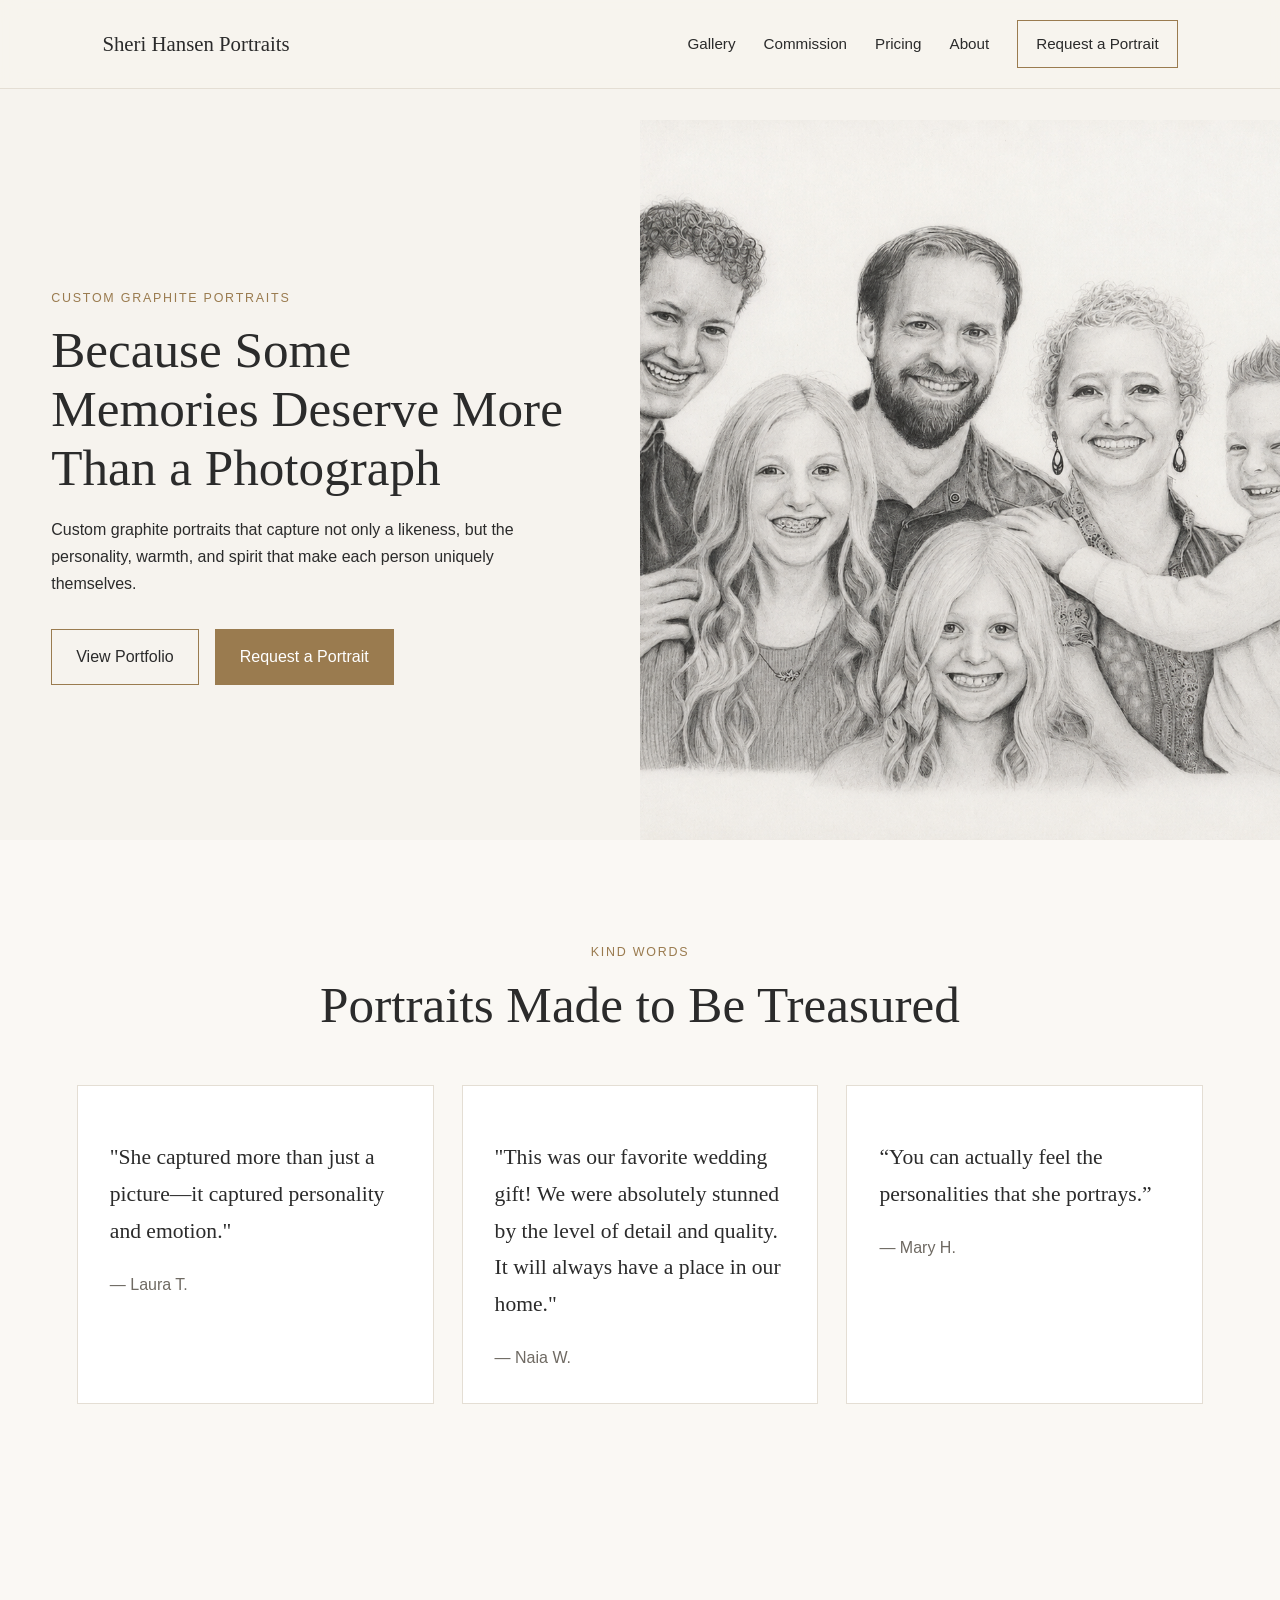
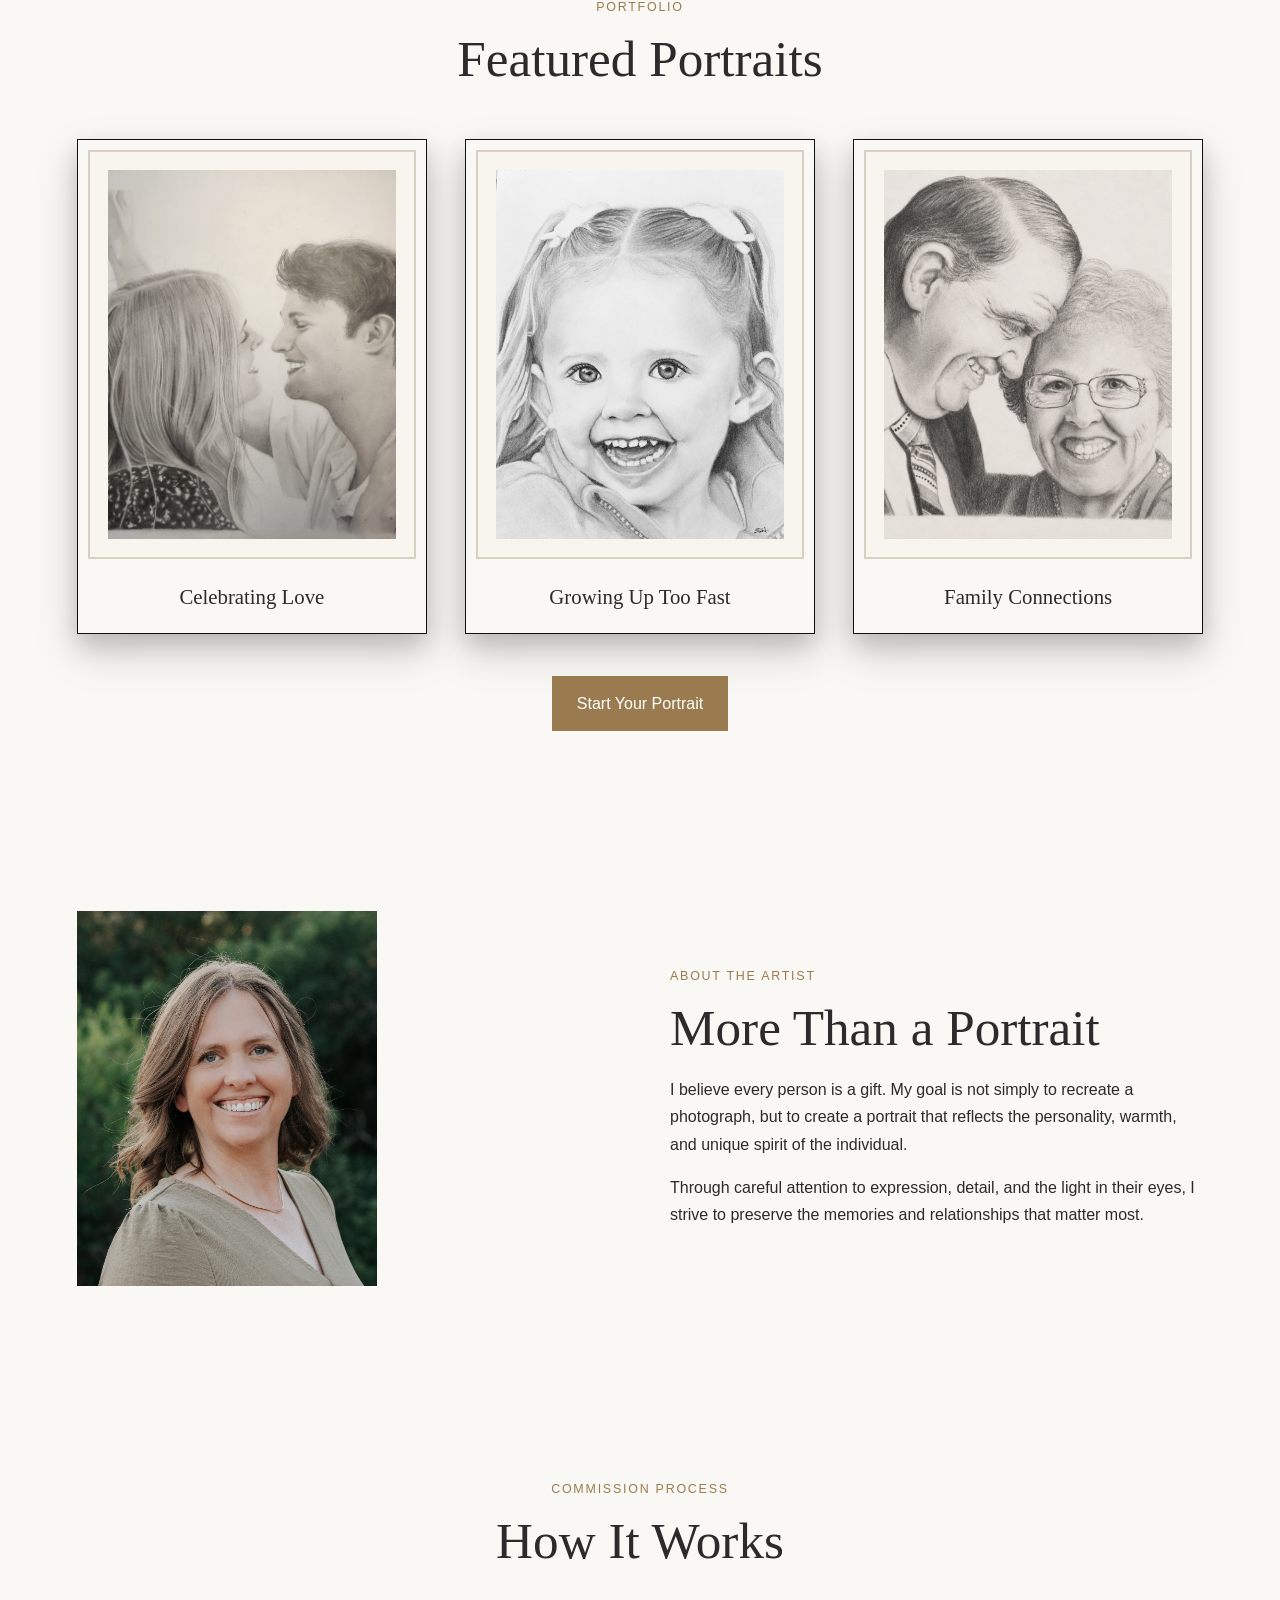
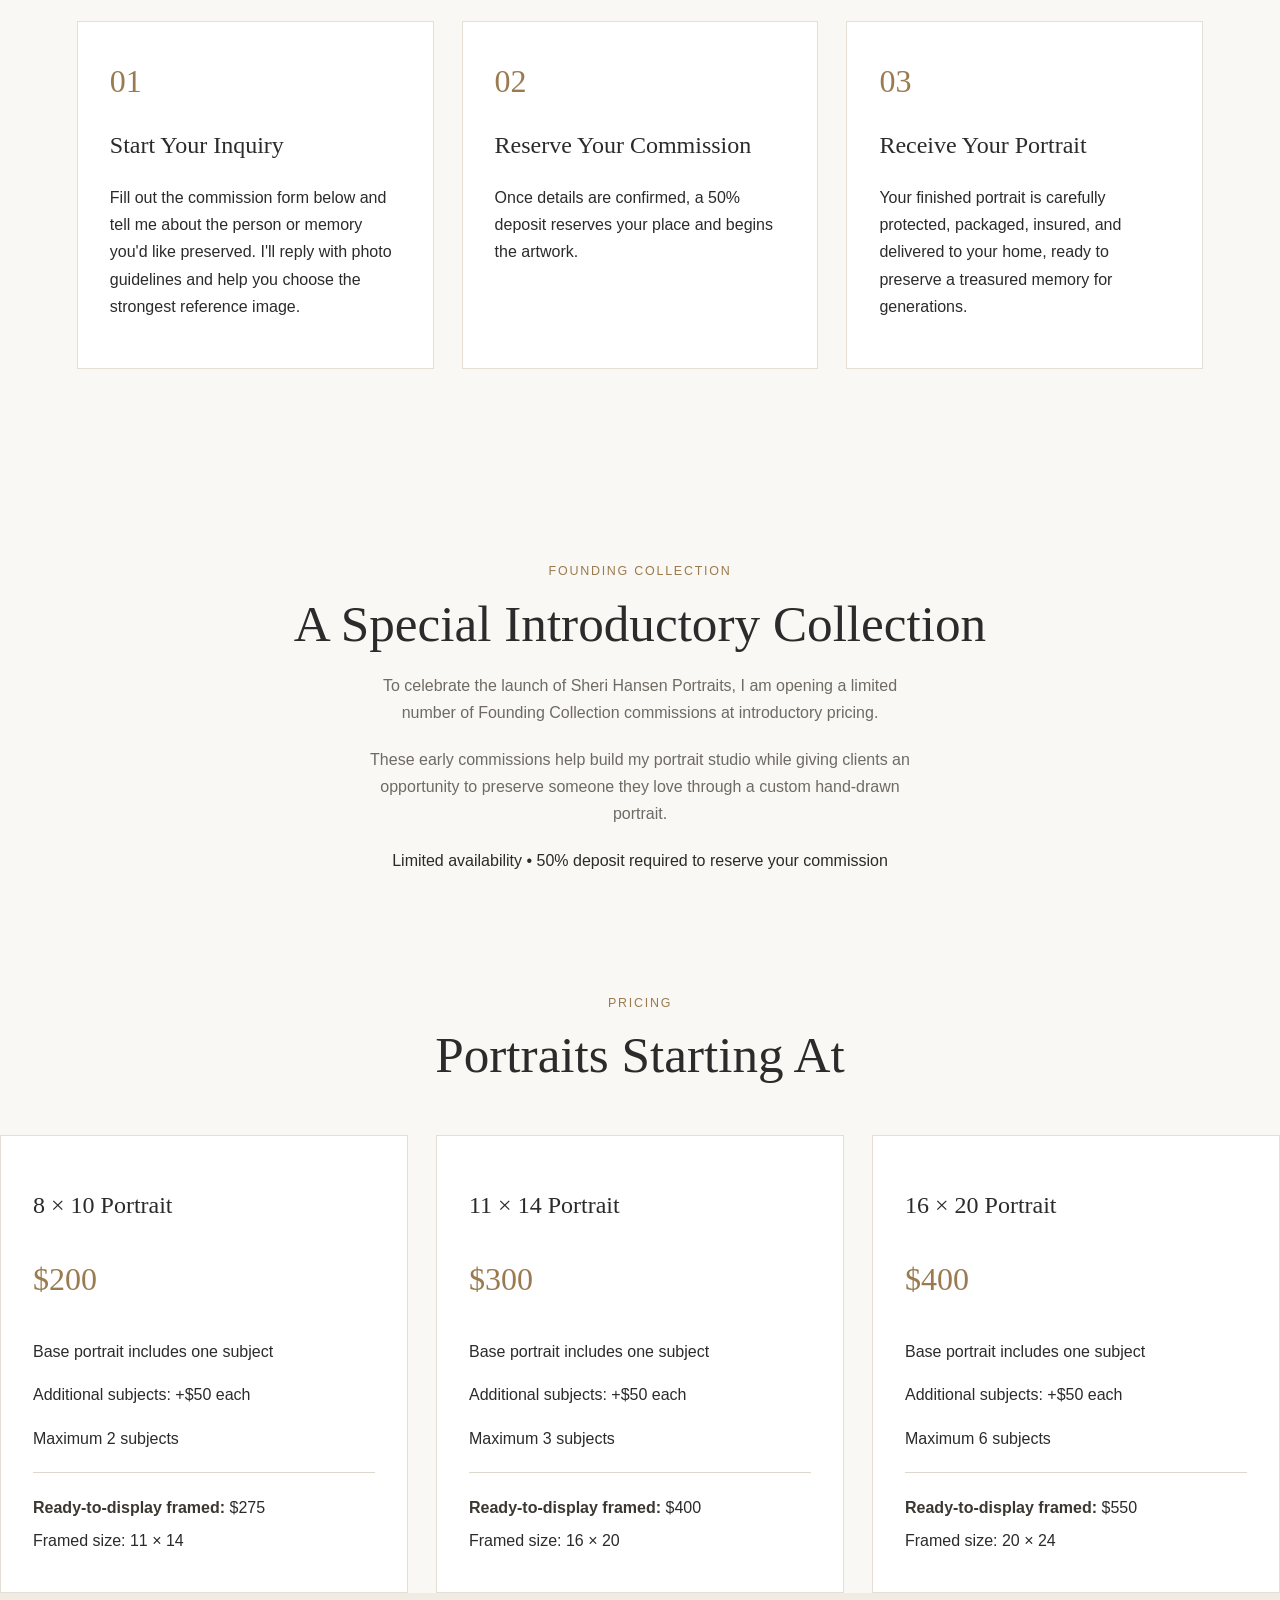
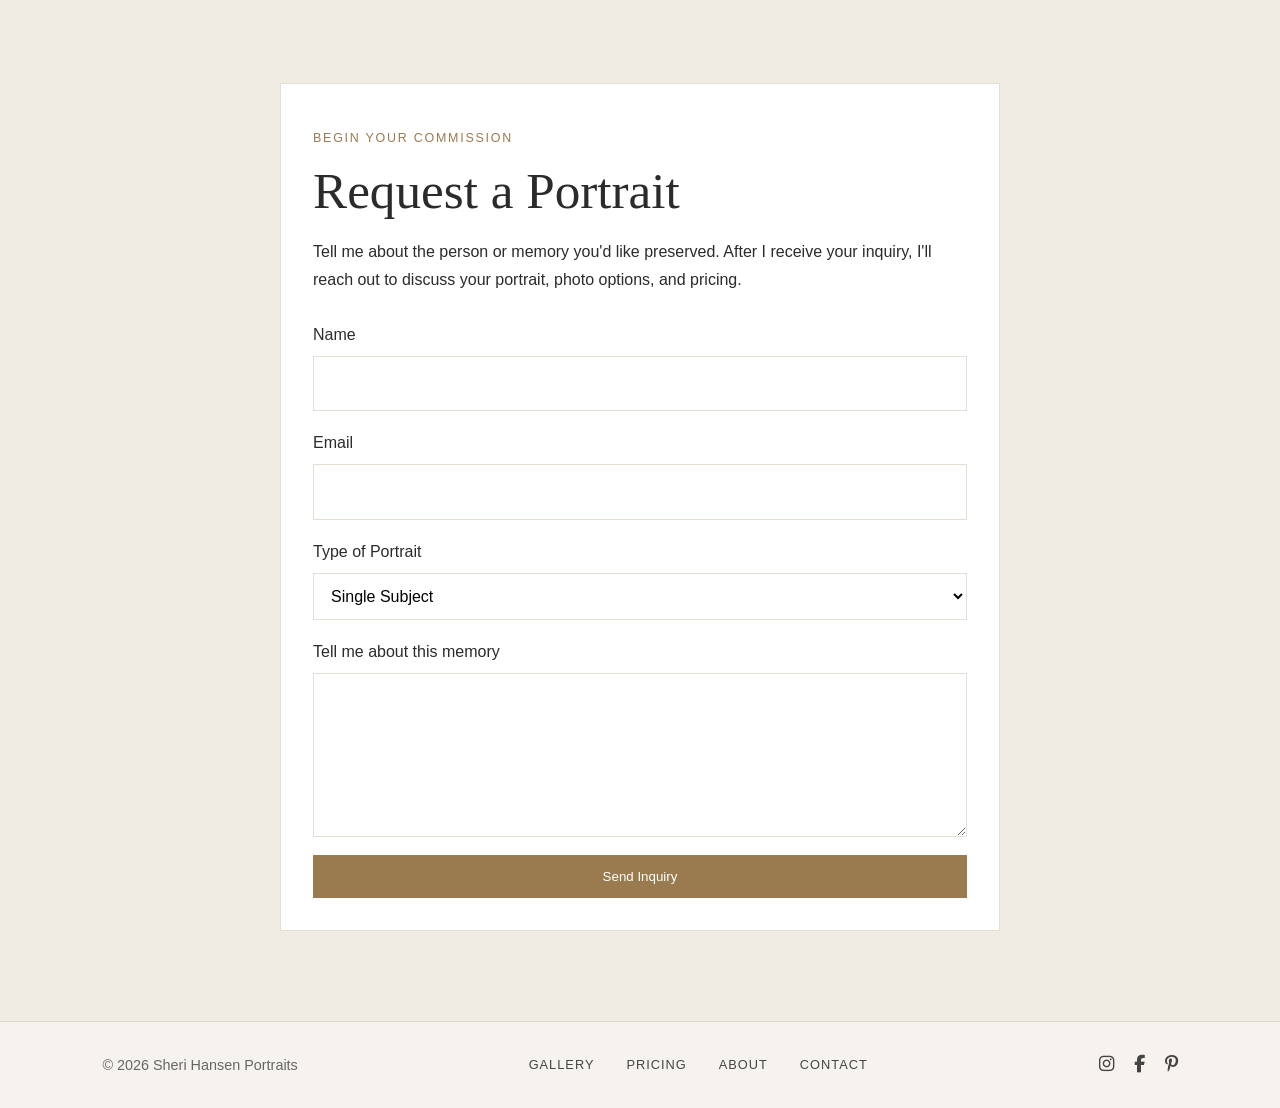
<file: index.html>
<!DOCTYPE html>
<html lang="en">
  <head>
    <meta charset="UTF-8" />
    <meta name="viewport" content="width=device-width, initial-scale=1.0" />
    <title>Sheri Hansen Portraits</title>
    <link rel="stylesheet" href="styles.css" />
    <link
      rel="stylesheet"
      href="https://cdnjs.cloudflare.com/ajax/libs/font-awesome/6.5.2/css/all.min.css"
    />
  </head>

  <body>
    <header class="site-header">
      <a href="#" class="logo">Sheri Hansen Portraits</a>

      <nav class="nav">
        <a href="gallery.html">Gallery</a>
        <a href="#process">Commission</a>
        <a href="#pricing">Pricing</a>
        <a href="#about">About</a>
        <a href="#contact" class="nav-button">Request a Portrait</a>
      </nav>
    </header>

    <main>
      <section class="hero">
        <div class="hero-content">
          <p class="eyebrow">Custom Graphite Portraits</p>
          <h2>Because Some Memories Deserve More Than a Photograph</h2>
          <p>
            Custom graphite portraits that capture not only a likeness, but the
            personality, warmth, and spirit that make each person uniquely
            themselves.
          </p>

          <div class="button-group">
            <a href="gallery.html" class="button button-outline"
              >View Portfolio</a
            >
            <a href="#contact" class="button">Request a Portrait</a>
          </div>
        </div>
        <div class="hero-image">
          <img
            src="images/digitallyFinalized/dureeFamilyNoReflection.png"
            alt="Graphite portrait artwork"
          />
        </div>
      </section>

      <section class="testimonials section">
        <div class="section-heading">
          <p class="eyebrow">Kind Words</p>
          <h2>Portraits Made to Be Treasured</h2>
        </div>

        <div class="testimonial-grid">
          <article>
            <p>
              "She captured more than just a picture—it captured personality and
              emotion."
            </p>
            <span>— Laura T.</span>
          </article>

          <article>
            <p>
              "This was our favorite wedding gift! We were absolutely stunned by
              the level of detail and quality. It will always have a place in
              our home."
            </p>
            <span>— Naia W.</span>
          </article>

          <article>
            <p>“You can actually feel the personalities that she portrays.”</p>
            <span>— Mary H.</span>
          </article>
        </div>
      </section>

      <section id="gallery" class="section gallery-section">
        <div class="section-heading">
          <p class="eyebrow">Portfolio</p>
          <h2>Featured Portraits</h2>
        </div>

        <div class="gallery-grid">
          <figure>
            <img
              src="images/digitallyFinalized/alysse&jasonFinal.jpg"
              alt="Wedding graphite portrait"
            />
            <figcaption>Celebrating Love</figcaption>
          </figure>

          <figure>
            <img
              src="images/digitallyFinalized/ScarlettLightingAdjustment.png"
              alt="Child graphite portrait"
            />
            <figcaption>Growing Up Too Fast</figcaption>
          </figure>

          <figure>
            <img
              src="images/digitallyFinalized/Martin&Genene.png"
              alt="Couple graphite portrait"
            />
            <figcaption>Family Connections</figcaption>
          </figure>
        </div>

        <div class="center">
          <a href="#contact" class="button">Start Your Portrait</a>
        </div>
      </section>

      <section id="about" class="section about">
        <div>
          <img
            src="images/digitallyFinalized/headshot.jpg"
            alt="Artist drawing a graphite portrait"
          />
        </div>

        <div>
          <p class="eyebrow">About the Artist</p>
          <h2>More Than a Portrait</h2>
          <p>
            I believe every person is a gift. My goal is not simply to recreate
            a photograph, but to create a portrait that reflects the
            personality, warmth, and unique spirit of the individual.
          </p>
          <p>
            Through careful attention to expression, detail, and the light in
            their eyes, I strive to preserve the memories and relationships that
            matter most.
          </p>
        </div>
      </section>

      <section id="process" class="section process">
        <div class="section-heading">
          <p class="eyebrow">Commission Process</p>
          <h2>How It Works</h2>
        </div>

        <div class="process-grid">
          <article>
            <span>01</span>
            <h3>Start Your Inquiry</h3>
            <p>
              Fill out the commission form below and tell me about the person or
              memory you'd like preserved. I'll reply with photo guidelines and
              help you choose the strongest reference image.
            </p>
          </article>

          <article>
            <span>02</span>
            <h3>Reserve Your Commission</h3>
            <p>
              Once details are confirmed, a 50% deposit reserves your place and
              begins the artwork.
            </p>
          </article>

          <article>
            <span>03</span>
            <h3>Receive Your Portrait</h3>
            <p>
              Your finished portrait is carefully protected, packaged, insured,
              and delivered to your home, ready to preserve a treasured memory
              for generations.
            </p>
          </article>
        </div>
      </section>
      <section id="pricing" class="section pricing founding-collection">
        <div class="founding-card">
          <p class="eyebrow">Founding Collection</p>

          <h2>A Special Introductory Collection</h2>

          <p class="founding-text">
            To celebrate the launch of Sheri Hansen Portraits, I am opening a
            limited number of Founding Collection commissions at introductory
            pricing.
          </p>

          <p class="founding-text">
            These early commissions help build my portrait studio while giving
            clients an opportunity to preserve someone they love through a
            custom hand-drawn portrait.
          </p>

          <div class="founding-divider"></div>

          <p class="founding-note">
            Limited availability • 50% deposit required to reserve your
            commission
          </p>
        </div>
      </section>

      <section>
        <div class="section-heading">
          <p class="eyebrow">Pricing</p>
          <h2>Portraits Starting At</h2>
        </div>

        <div class="pricing-grid">
          <article>
            <h3>8 × 10 Portrait</h3>
            <p class="price">$200</p>

            <p>Base portrait includes one subject</p>
            <p>Additional subjects: +$50 each</p>
            <p>Maximum 2 subjects</p>

            <div class="framing-option">
              <p><strong>Ready-to-display framed:</strong> $275</p>
              <p>Framed size: 11 × 14</p>
            </div>
          </article>

          <article>
            <h3>11 × 14 Portrait</h3>

            <p class="price">$300</p>

            <p>Base portrait includes one subject</p>

            <p>Additional subjects: +$50 each</p>

            <p>Maximum 3 subjects</p>
            <div class="framing-option">
              <p><strong>Ready-to-display framed:</strong> $400</p>
              <p>Framed size: 16 × 20</p>
            </div>
          </article>

          <article>
            <h3>16 × 20 Portrait</h3>
            <p class="price">$400</p>

            <p>Base portrait includes one subject</p>
            <p>Additional subjects: +$50 each</p>
            <p>Maximum 6 subjects</p>

            <div class="framing-option">
              <p><strong>Ready-to-display framed:</strong> $550</p>
              <p>Framed size: 20 × 24</p>
            </div>
          </article>
        </div>
        <!-- <div class="pricing-note">
          <p>
            Founding Collection pricing is available for a limited number of
            introductory commissions. A 50% deposit reserves your commission
            date.
          </p>
        </div> -->
      </section>

      <section id="contact" class="section contact">
        <div class="contact-card">
          <p class="eyebrow">Begin Your Commission</p>
          <h2>Request a Portrait</h2>
          <p>
            Tell me about the person or memory you'd like preserved. After I
            receive your inquiry, I'll reach out to discuss your portrait, photo
            options, and pricing.
          </p>

          <form
            id="commision-form"
            action="https://formsubmit.co/991c4483d1c62a6dd2c80e240cdca546"
            method="POST"
          >
            <input type="text" name="_honey" style="display: none" />

            <!-- Disable captcha if desired -->
            <input type="hidden" name="_captcha" value="true" />

            <!-- Redirect after submit -->
            <input
              type="hidden"
              name="_next"
              value="https://sherihansenportraits.com/thank-you.html"
            />

            <label>
              Name
              <input type="text" name="name" required />
            </label>

            <label>
              Email
              <input type="email" name="email" required />
            </label>

            <label>
              Type of Portrait
              <select name="portrait-type">
                <option>Single Subject</option>
                <option>Couple</option>
                <option>Family</option>
                <option>Wedding</option>
                <option>Memorial</option>
                <option>Other</option>
              </select>
            </label>

            <label>
              Tell me about this memory
              <textarea name="message" rows="5"></textarea>
            </label>

            <button type="submit" class="button">Send Inquiry</button>
          </form>
        </div>
      </section>
    </main>
    <footer class="site-footer">
      <div class="footer-copyright">© 2026 Sheri Hansen Portraits</div>

      <nav class="footer-nav">
        <a href="gallery.html">Gallery</a>
        <a href="#pricing">Pricing</a>
        <a href="#about">About</a>
        <a href="#contact">Contact</a>
      </nav>

      <div class="footer-social">
        <a
          href="https://instagram.com/sherihansenfineart"
          target="_blank"
          aria-label="Instagram"
        >
          <i class="fa-brands fa-instagram"></i>
        </a>

        <a
          href="https://www.facebook.com/SheriHansenFineArt"
          target="_blank"
          aria-label="Facebook"
        >
          <i class="fa-brands fa-facebook-f"></i>
        </a>

        <a
          href="https://pinterest.com/YOURUSERNAME"
          target="_blank"
          aria-label="Pinterest"
        >
          <i class="fa-brands fa-pinterest-p"></i>
        </a>
      </div>
    </footer>
  </body>
</html>
</file>
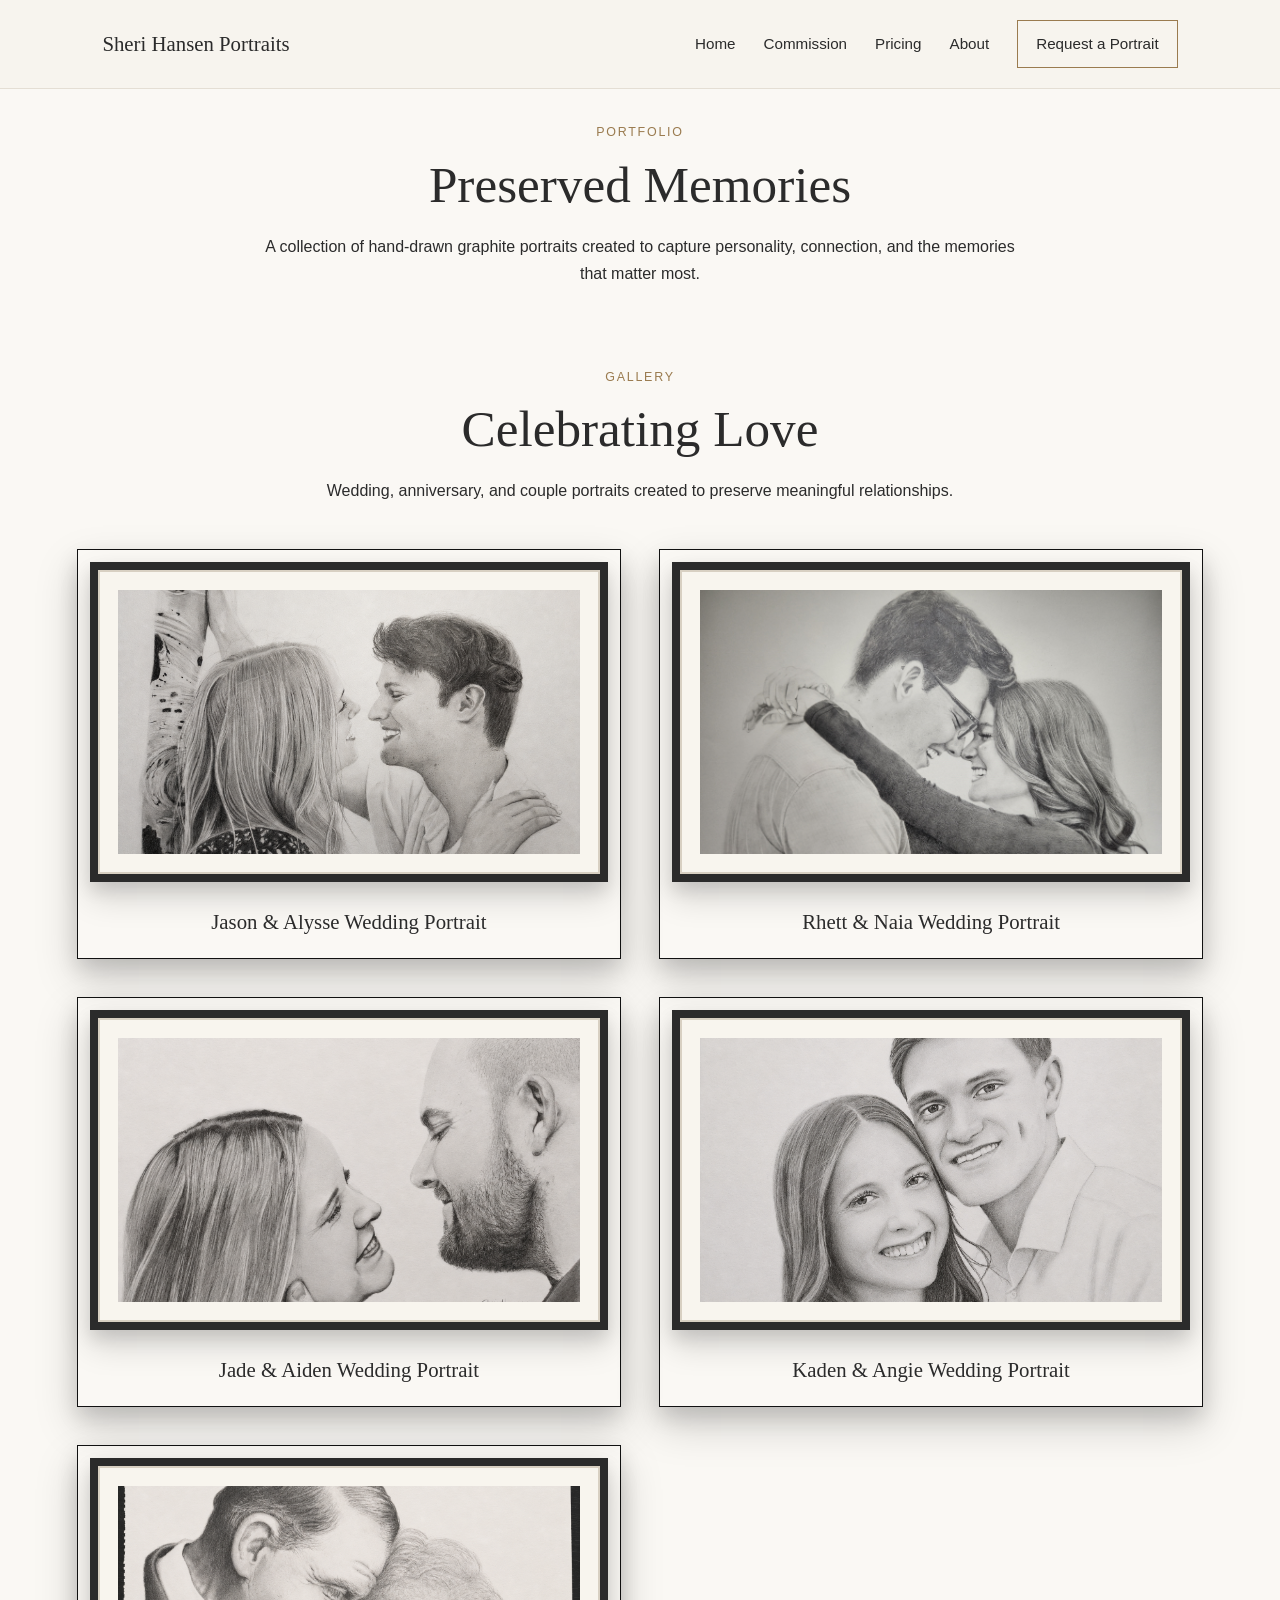
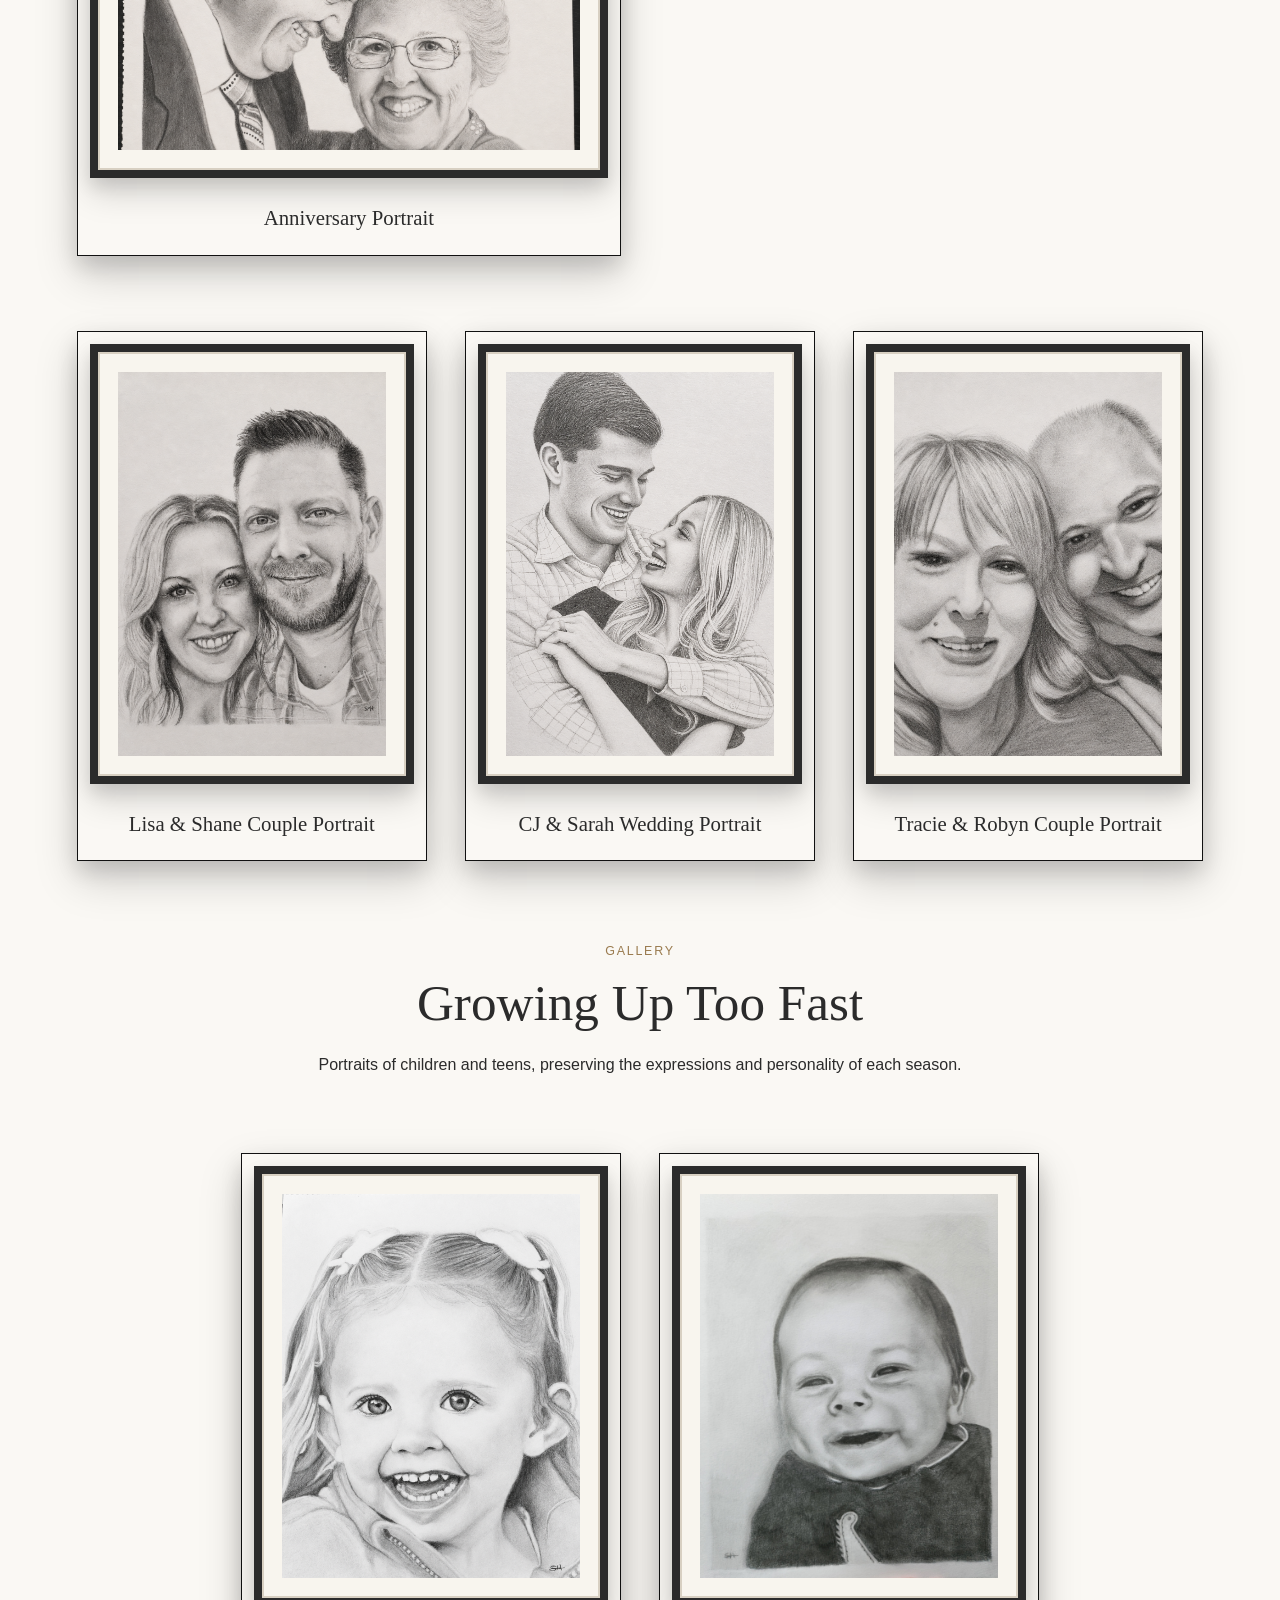
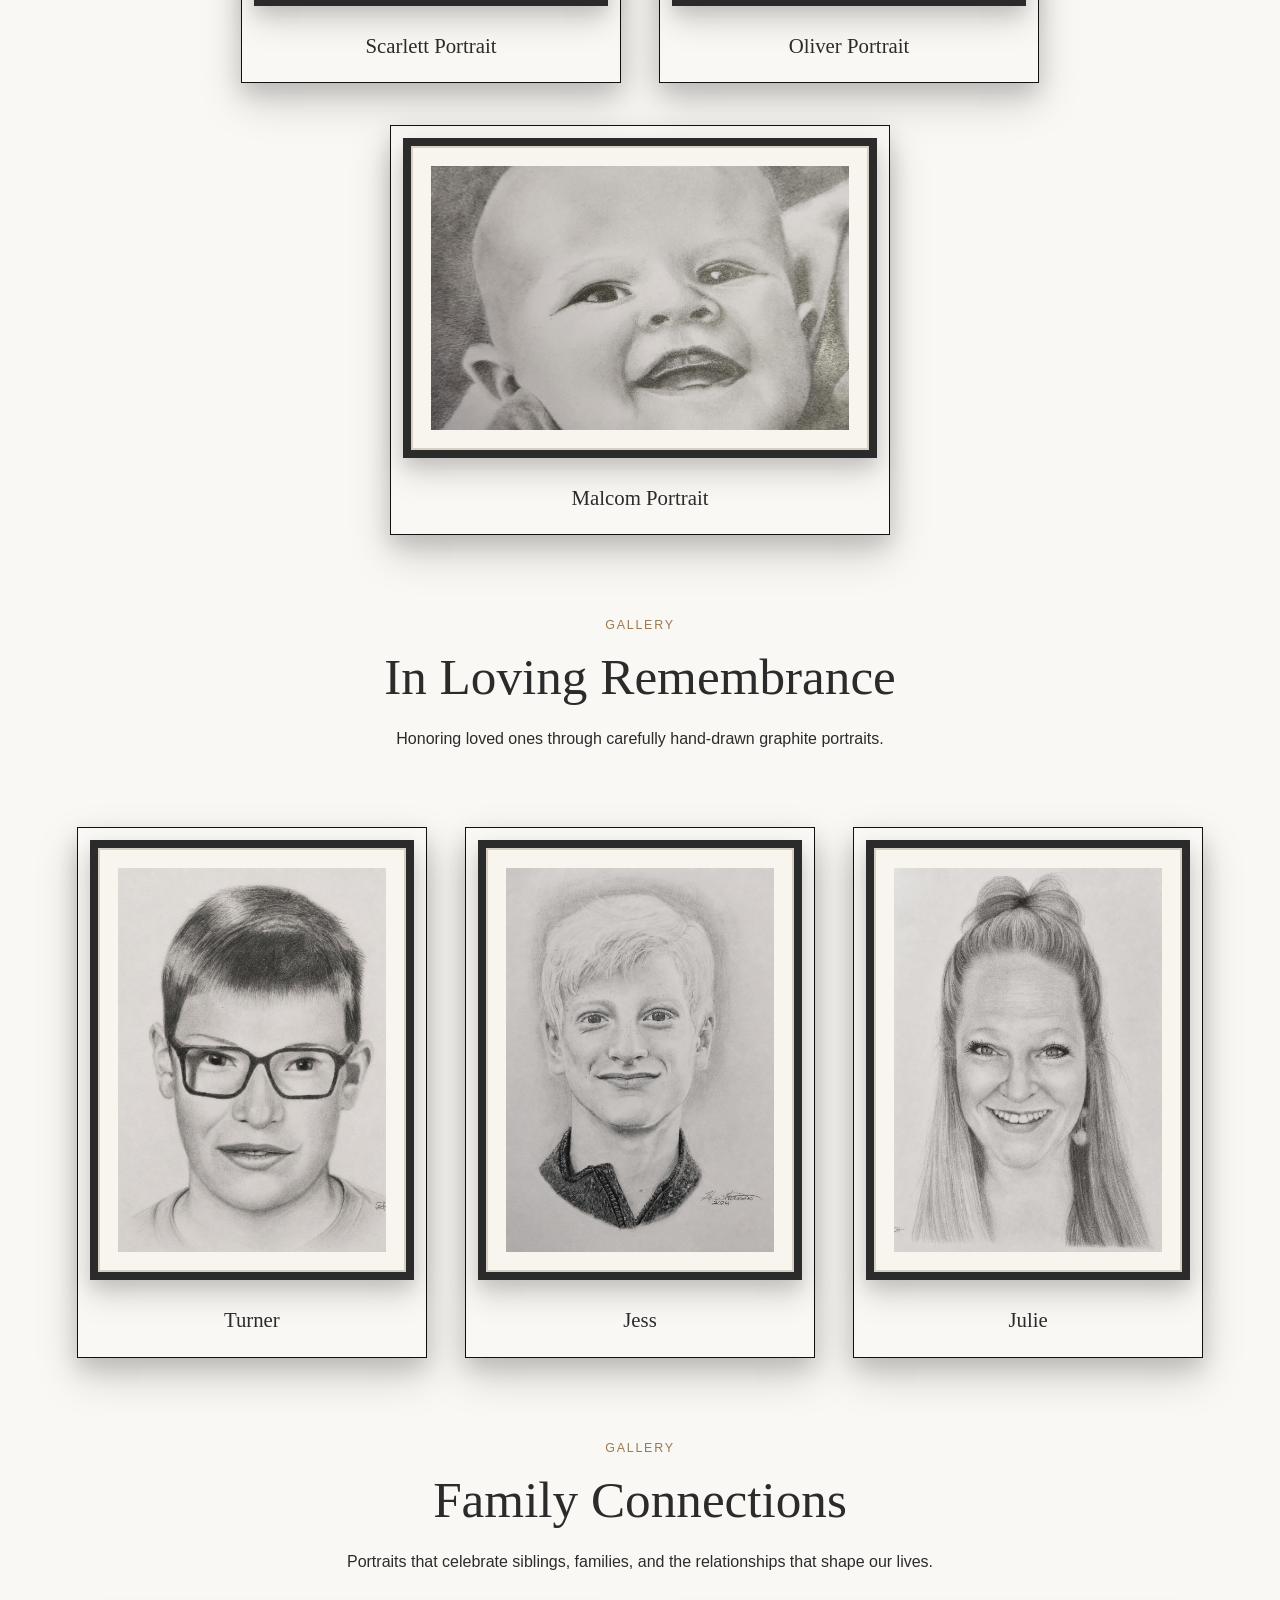
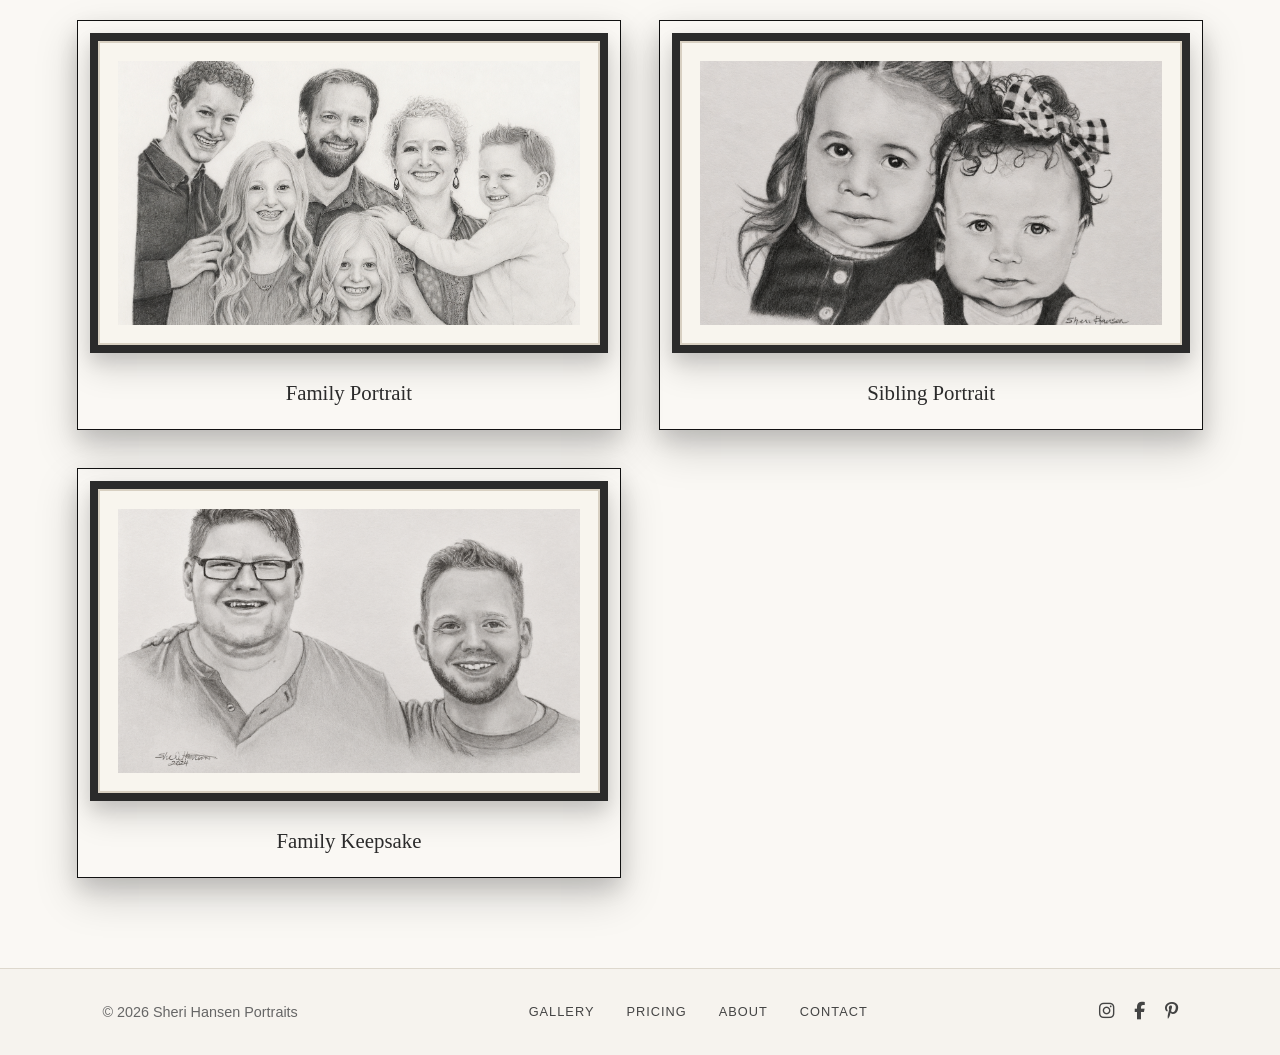
<file: gallery.html>
<!DOCTYPE html>
<html lang="en">
  <head>
    <meta charset="UTF-8" />
    <meta name="viewport" content="width=device-width, initial-scale=1.0" />
    <title>Sheri Hansen Portraits</title>
    <link rel="stylesheet" href="styles.css" />
    <link
      rel="stylesheet"
      href="https://cdnjs.cloudflare.com/ajax/libs/font-awesome/6.5.2/css/all.min.css"
    />
  </head>

  <body>
    <header class="site-header">
      <a href="index.html" class="logo">Sheri Hansen Portraits</a>

      <nav class="nav">
        <a href="index.html">Home</a>
        <a href="index.html#process">Commission</a>
        <a href="index.html#pricing">Pricing</a>
        <a href="index.html#about">About</a>
        <a href="index.html#contact" class="nav-button">Request a Portrait</a>
      </nav>
    </header>

    <main>
      <section id="gallery" class="section full-gallery">
        <div class="section-heading">
          <p class="eyebrow">Portfolio</p>
          <h2>Preserved Memories</h2>
          <p>
            A collection of hand-drawn graphite portraits created to capture
            personality, connection, and the memories that matter most.
          </p>
        </div>

        <section class="gallery-category" id="celebrating-love">
          <div class="gallery-category-heading">
            <p class="eyebrow">Gallery</p>
            <h2>Celebrating Love</h2>
            <p>
              Wedding, anniversary, and couple portraits created to preserve
              meaningful relationships.
            </p>
          </div>

          <div class="landscape-grid gallery-grid">
            <!-- landscape-oriented images -->

            <figure class="landscape">
              <div class="art-frame">
                <img
                  src="images/digitallyFinalized/Alysse&Jason.png"
                  alt="Wedding graphite portrait"
                />
              </div>
              <figcaption>Jason & Alysse Wedding Portrait</figcaption>
            </figure>

            <figure class="landscape">
              <div class="art-frame">
                <img
                  src="images/digitallyFinalized/rhett&NaiaFinalCropped.jpg"
                  alt="Wedding graphite portrait"
                />
              </div>
              <figcaption>Rhett & Naia Wedding Portrait</figcaption>
            </figure>

            <figure class="landscape">
              <div class="art-frame">
                <img
                  src="images/digitallyFinalized/Jade&Aiden.png"
                  alt="Wedding graphite portrait"
                />
              </div>
              <figcaption>Jade & Aiden Wedding Portrait</figcaption>
            </figure>
            <figure class="landscape">
              <div class="art-frame">
                <img
                  src="images/digitallyFinalized/Kaden&Angie.png"
                  alt="Wedding graphite portrait"
                />
              </div>
              <figcaption>Kaden & Angie Wedding Portrait</figcaption>
            </figure>

            <figure class="landscape">
              <div class="art-frame">
                <img
                  src="images/digitallyFinalized/Martin&Genene.png"
                  alt="Older couple graphite portrait"
                />
              </div>
              <figcaption>Anniversary Portrait</figcaption>
            </figure>
          </div>
          <div class="gallery-grid portrait-grid">
            <figure class="portrait">
              <div class="art-frame">
                <img src="images/digitallyFinalized/Lisa&Shane.png" alt="" />
              </div>
              <figcaption>Lisa & Shane Couple Portrait</figcaption>
            </figure>
            <figure class="portrait">
              <div class="art-frame">
                <img src="images/digitallyFinalized/CJ&Sara.png" alt="" />
              </div>
              <figcaption>CJ & Sarah Wedding Portrait</figcaption>
            </figure>
            <figure class="portrait">
              <div class="art-frame">
                <img src="images/digitallyFinalized/Tracie&Robyn.png" alt="" />
              </div>
              <figcaption>Tracie & Robyn Couple Portrait</figcaption>
            </figure>
          </div>
        </section>

        <section class="gallery-category" id="growing-up-too-fast">
          <div class="gallery-category-heading">
            <p class="eyebrow">Gallery</p>
            <h2>Growing Up Too Fast</h2>
            <p>
              Portraits of children and teens, preserving the expressions and
              personality of each season.
            </p>
          </div>

          <div class="gallery-grid portrait-grid four-piece-grid">
            <figure class="portrait">
              <div class="art-frame">
                <img
                  src="images/digitallyFinalized/ScarlettLightingAdjustment.png"
                  alt="Child graphite portrait"
                />
              </div>
              <figcaption>Scarlett Portrait</figcaption>
            </figure>

            <figure class="portrait">
              <div class="art-frame">
                <img
                  src="images/digitallyFinalized/OliverCropped.jpg"
                  alt="Child graphite portrait"
                />
              </div>
              <figcaption>Oliver Portrait</figcaption>
            </figure>
          </div>
          <div class="landscape-grid gallery-grid">
            <figure class="landscape center-piece">
              <div class="art-frame">
                <img
                  src="images/digitallyFinalized/MalcomDrawing.jpg"
                  alt="Child graphite portrait"
                />
              </div>
              <figcaption>Malcom Portrait</figcaption>
            </figure>
          </div>
        </section>
        <section class="gallery-category" id="loving-remembrance">
          <div class="gallery-category-heading">
            <p class="eyebrow">Gallery</p>
            <h2>In Loving Remembrance</h2>
            <p>
              Honoring loved ones through carefully hand-drawn graphite
              portraits.
            </p>
          </div>
          <div class="gallery-grid portrait-grid">
            <figure class="portrait">
              <div class="art-frame">
                <img
                  src="images/digitallyFinalized/Turner.png"
                  alt="Child graphite portrait"
                />
              </div>
              <figcaption>Turner</figcaption>
            </figure>
            <figure class="portrait">
              <div class="art-frame">
                <img
                  src="images/digitallyFinalized/Jess.png"
                  alt="Teen graphite portrait"
                />
              </div>
              <figcaption>Jess</figcaption>
            </figure>
            <figure class="portrait">
              <div class="art-frame">
                <img
                  src="images/digitallyFinalized/JulieM.png"
                  alt="Teen graphite portrait"
                />
              </div>
              <figcaption>Julie</figcaption>
            </figure>
          </div>
        </section>
        <section class="gallery-category" id="family-connections">
          <div class="gallery-category-heading">
            <p class="eyebrow">Gallery</p>
            <h2>Family Connections</h2>
            <p>
              Portraits that celebrate siblings, families, and the relationships
              that shape our lives.
            </p>
          </div>

          <div class="gallery-grid landscape-grid">
            <figure class="landscape">
              <div class="art-frame">
                <img
                  src="images/digitallyFinalized/dureeFamilyNoReflection.png"
                  alt="Family graphite portrait"
                />
              </div>
              <figcaption>Family Portrait</figcaption>
            </figure>

            <figure class="landscape">
              <div class="art-frame">
                <img
                  src="images/digitallyFinalized/TeschKids.png"
                  alt="Two young children graphite portrait"
                />
              </div>
              <figcaption>Sibling Portrait</figcaption>
            </figure>

            <figure class="landscape">
              <div class="art-frame">
                <img
                  src="images/digitallyFinalized/LoreBoys.png"
                  alt="Two adult children graphite portrait"
                />
              </div>
              <figcaption>Family Keepsake</figcaption>
            </figure>
          </div>
        </section>
      </section>
    </main>
    <footer class="site-footer">
        <div class="footer-copyright">© 2026 Sheri Hansen Portraits</div>
  
        <nav class="footer-nav">
          <a href="gallery.html">Gallery</a>
          <a href="#pricing">Pricing</a>
          <a href="#about">About</a>
          <a href="#contact">Contact</a>
        </nav>
  
        <div class="footer-social">
          <a
            href="https://instagram.com/sherihansenfineart"
            target="_blank"
            aria-label="Instagram"
          >
            <i class="fa-brands fa-instagram"></i>
          </a>
  
          <a
            href="https://www.facebook.com/SheriHansenFineArt"
            target="_blank"
            aria-label="Facebook"
          >
            <i class="fa-brands fa-facebook-f"></i>
          </a>
  
          <a
            href="https://pinterest.com/YOURUSERNAME"
            target="_blank"
            aria-label="Pinterest"
          >
            <i class="fa-brands fa-pinterest-p"></i>
          </a>
        </div>
        
      </footer>
    </footer>
  </body>
</html>
</file>
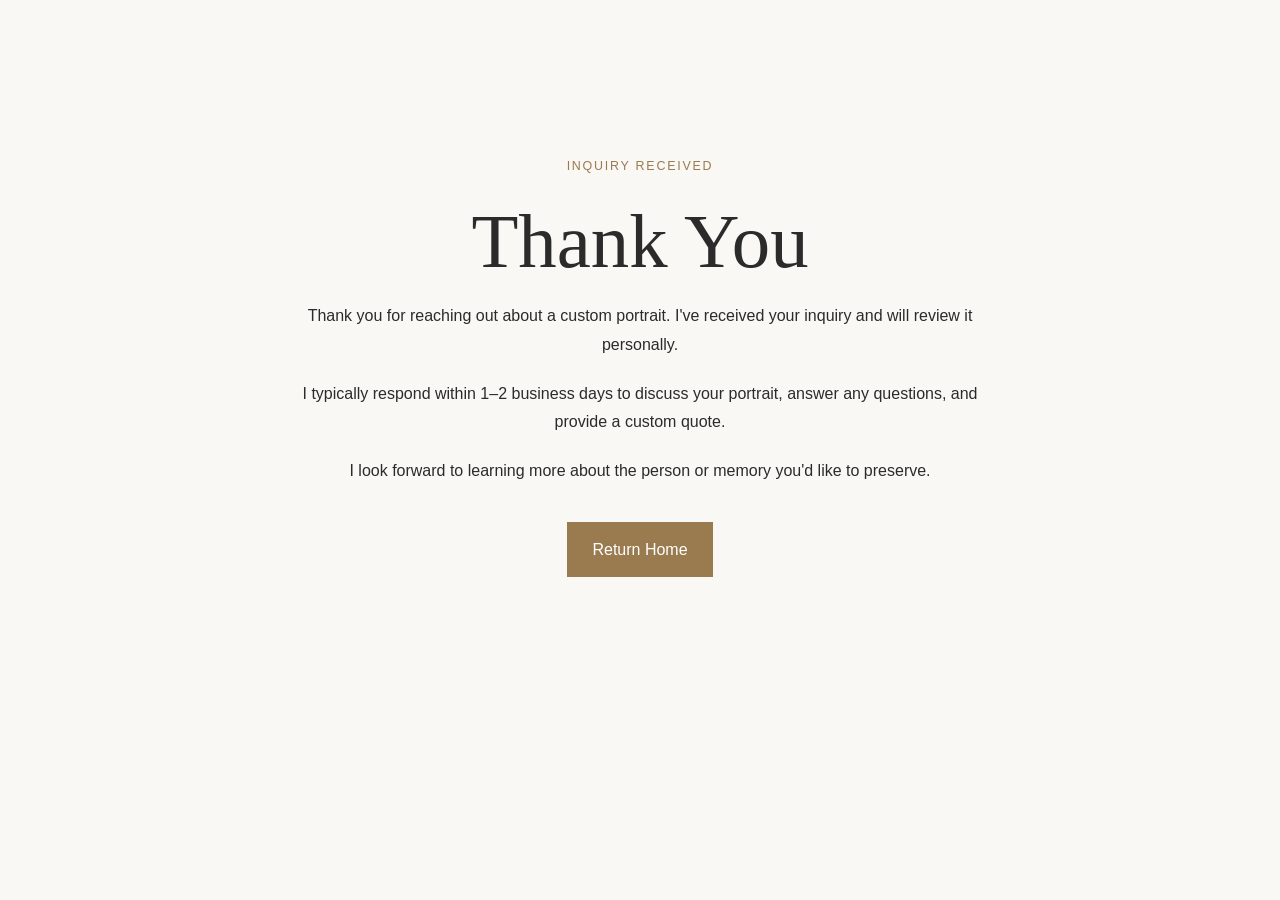
<file: thank-you.html>
<!DOCTYPE html>
<html lang="en">
  <head>
    <meta charset="UTF-8" />
    <meta name="viewport" content="width=device-width, initial-scale=1.0" />
    <title>Thank You | Sheri Hansen Portraits</title>

    <link rel="stylesheet" href="styles.css" />

    <style>
      .thank-you-page {
        min-height: 80vh;
        display: flex;
        align-items: center;
        justify-content: center;
        padding: 2rem;
      }

      .thank-you-card {
        max-width: 700px;
        text-align: center;
      }

      .thank-you-card h1 {
        margin-bottom: 1rem;
      }

      .thank-you-card p {
        margin-bottom: 1.25rem;
        line-height: 1.8;
      }

      .thank-you-card .button {
        margin-top: 1rem;
        display: inline-block;
      }
    </style>
  </head>

  <body>
    <main class="thank-you-page">
      <div class="thank-you-card">
        <p class="eyebrow">Inquiry Received</p>

        <h1>Thank You</h1>

        <p>
          Thank you for reaching out about a custom portrait. I've received your
          inquiry and will review it personally.
        </p>

        <p>
          I typically respond within 1–2 business days to discuss your portrait,
          answer any questions, and provide a custom quote.
        </p>

        <p>
          I look forward to learning more about the person or memory you'd like
          to preserve.
        </p>

        <a href="index.html" class="button"> Return Home </a>
      </div>
      <!-- if we want to add an image later on -->
      <!-- <img
    src="images/teen-boy-portrait.jpg"
    alt="Graphite Portrait"
    class="thank-you-image"> -->
    </main>
  </body>
</html>
</file>
<file: styles.css>
/* ======================================
   VARIABLES
====================================== */

:root {
  --bg: #faf8f4;
  --paper: #ffffff;
  --text: #2b2b2b;
  --muted: #6f6a63;
  --accent: #9a7b4f;
  --border: #e4ded4;

  --heading: Georgia, "Times New Roman", serif;
  --body: Arial, sans-serif;
}

/* ======================================
     GLOBAL RESET
  ====================================== */

* {
  box-sizing: border-box;
}

/* .about {
    display: flex;
    align-items: center;
    gap: 4rem;
}

.about-image {
    flex: 0 0 350px;
}

.about-image img {
    width: 100%;
    height: auto;
    display: block;
} */

body {
  margin: 0;
  font-family: var(--body);
  background: var(--bg);
  color: var(--text);
  line-height: 1.7;
}

img {
  width: 100%;
  display: block;
}

a {
  color: inherit;
  text-decoration: none;
}

/* ======================================
     TYPOGRAPHY
  ====================================== */

h1,
h2,
h3 {
  font-family: var(--heading);
  font-weight: normal;
  line-height: 1.15;
}

h1 {
  font-size: clamp(2.5rem, 6vw, 5rem);
  margin: 0 0 24px;
}

h2 {
  font-size: clamp(2rem, 4vw, 3.5rem);
  margin: 0 0 18px;
}

h3 {
  font-size: 1.5rem;
}

.eyebrow {
  text-transform: uppercase;
  letter-spacing: 0.14em;
  color: var(--accent);
  font-size: 0.78rem;
  margin-bottom: 12px;
}

/* ======================================
     HEADER / NAVIGATION
  ====================================== */

.site-header {
  display: flex;
  justify-content: space-between;
  align-items: center;

  position: fixed;
  top: 0;
  left: 0;
  right: 0;

  z-index: 1000;

  padding: 20px 8%;

  border-bottom: 1px solid var(--border);

  background: rgba(247, 244, 238, 0.95);
  backdrop-filter: blur(10px);
}

.logo {
  font-family: var(--heading);
  font-size: 1.3rem;
}

.nav {
  display: flex;
  gap: 28px;
  align-items: center;
  font-size: 0.95rem;
}

.nav-button {
  border: 1px solid var(--accent);
  padding: 10px 18px;
}

/* ======================================
     HERO
  ====================================== */

.hero {
  display: grid;
  grid-template-columns: 1fr 1fr;
  min-height: 80vh;
  align-items: center;

  padding-top: 120px;
  background: #f6f3ee;
}

.hero-image img {
  height: 80vh;
  object-fit: cover;
}

.hero-content {
  padding: 8%;
  max-width: 620px;
}

/* ======================================
     BUTTONS
  ====================================== */

.button-group {
  display: flex;
  gap: 16px;
  margin-top: 32px;
}

.button {
  display: inline-block;
  background: var(--accent);
  color: white;
  padding: 13px 24px;
  border: 1px solid var(--accent);
  cursor: pointer;
}

.button-outline {
  background: transparent;
  color: var(--text);
}

/* ======================================
     GENERIC SECTIONS
  ====================================== */

.section {
  padding: 90px 6%;
}

.section-heading {
  text-align: center;
  max-width: 760px;
  margin: 0 auto 50px;
}

.center {
  text-align: center;
  margin-top: 42px;
}

/* ======================================
     ABOUT
  ====================================== */

.about {
  display: grid;
  grid-template-columns: 1fr 1fr;
  gap: 60px;
  align-items: center;
}

.about img {
  aspect-ratio: 4 / 5;
  object-fit: cover;

  width: 300px;
}

/* ======================================
     TESTIMONIALS
  ====================================== */

.testimonial-grid {
  display: grid;
  grid-template-columns: repeat(3, 1fr);
  gap: 28px;
}

.testimonial-grid article {
  background: var(--paper);
  border: 1px solid var(--border);
  padding: 32px;
}

.testimonial-grid p {
  font-family: var(--heading);
  font-size: 1.35rem;
}

.testimonial-grid span {
  color: var(--muted);
}

/* ======================================
     GALLERY
  ====================================== */

.full-gallery,
.gallery {
  padding: 110px 6% 90px;
  background: var(--bg);
}

.gallery-category {
  margin-top: 80px;
}

.gallery-category-heading {
  max-width: 760px;
  margin: 0 auto 45px;
  text-align: center;
}

.gallery-grid {
  display: grid;
  grid-template-columns: repeat(auto-fit, minmax(260px, 1fr));
  gap: 38px;
  max-width: 1200px;
  margin: 0 auto;
}
.center-piece {
  grid-column: 1 / -1;
  justify-self: center;
  max-width: 500px;
  width: 100%;
  margin-bottom: 50px;
}
.gallery-grid.portrait-grid.four-piece-grid {
  display: grid;
  grid-template-columns: repeat(2, 380px);
  justify-content: center;
  gap: 38px;
}
.landscape-grid {
  display: grid;
  grid-template-columns: repeat(auto-fit, minmax(350px, 350px));
  justify-content: center;
  gap: 38px;
}

/* Framed Artwork */
.framing-option {
  margin-top: 1.25rem;
  padding-top: 1rem;
  border-top: 1px solid #ddd8cd;
}

.framing-option p {
  margin: 0.35rem 0;
}

.framing-option strong {
  color: #3b3731;
}
.art-frame:hover {
  transform: translateY(-6px) scale(1.02);
}
.art-frame {
  /* background: linear-gradient(135deg, #8f7547, #c4ab78, #8a6f43); */
  background: #2b2b2b;
  padding: 10px;

  box-shadow: 0 8px 16px rgba(0, 0, 0, 0.1), 0 16px 30px rgba(0, 0, 0, 0.15);

  transition: all 0.3s ease;
}
.art-frame:hover {
  transform: translateY(-6px);
}
.art-frame img {
  background: #f8f5ee;

  border: 22px solid #f8f5ee;

  outline: 1px solid #d8d0c2;

  display: block;
}
.gallery-grid figcaption {
  margin-top: 14px;

  color: #2b2b2b; /* dark charcoal */

  font-family: var(--heading);

  font-size: 1.1rem;

  line-height: 1.4;
}
.gallery-grid figure {
  margin: 0;
  text-align: center;
  /* background: linear-gradient(135deg, #9f8555, #c5aa76, #8a6f42); */
  padding: 12px;

  border: 1px solid #111;

  box-shadow: 0 10px 20px rgba(0, 0, 0, 0.12), 0 18px 40px rgba(0, 0, 0, 0.18);

  transition: transform 0.35s ease, box-shadow 0.35s ease;
}

.gallery-grid figure:hover {
  transform: translateY(-8px) scale(1.03);

  box-shadow: 0 20px 35px rgba(0, 0, 0, 0.2), 0 30px 60px rgba(0, 0, 0, 0.25);
}

.gallery-grid img {
  width: 100%;

  aspect-ratio: 4 / 5;

  object-fit: cover;
  object-position: center;

  background: #f8f5ee;

  border: 18px solid #f8f5ee;
  outline: 2px solid #d8d0c2;
}

.gallery-grid figcaption {
  display: block;
  margin-top: 15px;
  padding: 10px 0;

  color: #2b2b2b;
  font-family: var(--heading);
  font-size: 1.3rem;

  /* background: yellow; */
}
.gallery-grid figure.portrait img {
  aspect-ratio: 4 / 5;
  object-fit: cover;
}

.gallery-grid figure.landscape img {
  aspect-ratio: 5 / 4;
  object-fit: cover;
}

.portrait-grid {
  grid-template-columns: repeat(auto-fit, minmax(260px, 1fr));
  margin-top: 75px;
}

.landscape-grid {
  grid-template-columns: repeat(auto-fit, minmax(360px, 1fr));
  margin-top: 42px;
}

.portrait-grid img {
  height: 420px;
  object-fit: contain;
}

.landscape-grid img {
  height: 300px;
  object-fit: contain;
}
/* ======================================
     PROCESS
  ====================================== */

.process-grid {
  display: grid;
  grid-template-columns: repeat(3, 1fr);
  gap: 28px;
}

.process-grid article {
  background: var(--paper);
  border: 1px solid var(--border);
  padding: 32px;
}

.process-grid span {
  color: var(--accent);
  font-family: var(--heading);
  font-size: 2rem;
}

/* ======================================
     PRICING
  ====================================== */

.pricing-grid {
  display: grid;
  grid-template-columns: repeat(3, 1fr);
  gap: 28px;
}

.pricing-grid article {
  background: var(--paper);
  border: 1px solid var(--border);
  padding: 32px;
}

.price {
  font-family: var(--heading);
  font-size: 2rem;
  color: var(--accent);
}

.pricing-note {
  max-width: 700px;
  margin: 40px auto 0;
  text-align: center;
  color: var(--muted);
  font-style: italic;
}

.founding-card,
.founding-text {
  text-align: center;
}

.founding-text {
  max-width: 550px;
  margin: 0 auto 20px;
  color: var(--muted);
}

/* ======================================
     CONTACT
  ====================================== */

.contact {
  background: #f1ece3;
}

.contact-card {
  max-width: 720px;
  margin: 0 auto;
  background: var(--paper);
  border: 1px solid var(--border);
  padding: 32px;
}

form {
  display: grid;
  gap: 18px;
  margin-top: 28px;
}

label {
  display: grid;
  gap: 8px;
}

input,
select,
textarea {
  width: 100%;
  padding: 13px;
  border: 1px solid var(--border);
  font: inherit;
  background: white;
}

/* ======================================
     FOOTER
  ====================================== */
/* ==========================
   FOOTER
========================== */

.site-footer {
  display: flex;
  justify-content: space-between;
  align-items: center;

  padding: 28px 8%;

  background-color: #f6f3ee;
  border-top: 1px solid #ddd8cd;

  font-size: 0.9rem;
}

.footer-copyright {
  color: #666;
}

.footer-nav {
  display: flex;
  gap: 2rem;
}

.footer-nav a {
  text-decoration: none;
  color: #444;
  letter-spacing: 1px;
  text-transform: uppercase;
  font-size: 0.8rem;

  transition: color 0.25s ease;
}

.footer-nav a:hover {
  color: #b08b4f;
}

.footer-social {
  display: flex;
  gap: 1.25rem;
}

.footer-social a {
  color: #444;
  font-size: 1.1rem;

  transition: color 0.25s ease, transform 0.25s ease;
}

.footer-social a:hover {
  color: #b08b4f;
  transform: translateY(-2px);
}
/* ======================================
     RESPONSIVE
  ====================================== */

@media (max-width: 850px) {
  .site-header {
    display: block;
  }

  .nav {
    margin-top: 18px;
    flex-wrap: wrap;
    gap: 16px;
  }

  .hero,
  .about {
    grid-template-columns: 1fr;
  }

  .hero-image img {
    height: auto;
  }

  .testimonial-grid,
  .gallery-grid,
  .process-grid,
  .pricing-grid {
    grid-template-columns: 1fr;
  }

  .button-group {
    flex-direction: column;
  }

  .gallery-grid figure:hover {
    transform: none;
  }
}
/* ======================================
     Thank you Page
  ====================================== */
.thank-you-image {
  max-width: 250px;
  width: 100%;
  margin-bottom: 2rem;
  box-shadow: 0 10px 30px rgba(0, 0, 0, 0.08);
}
</file>
